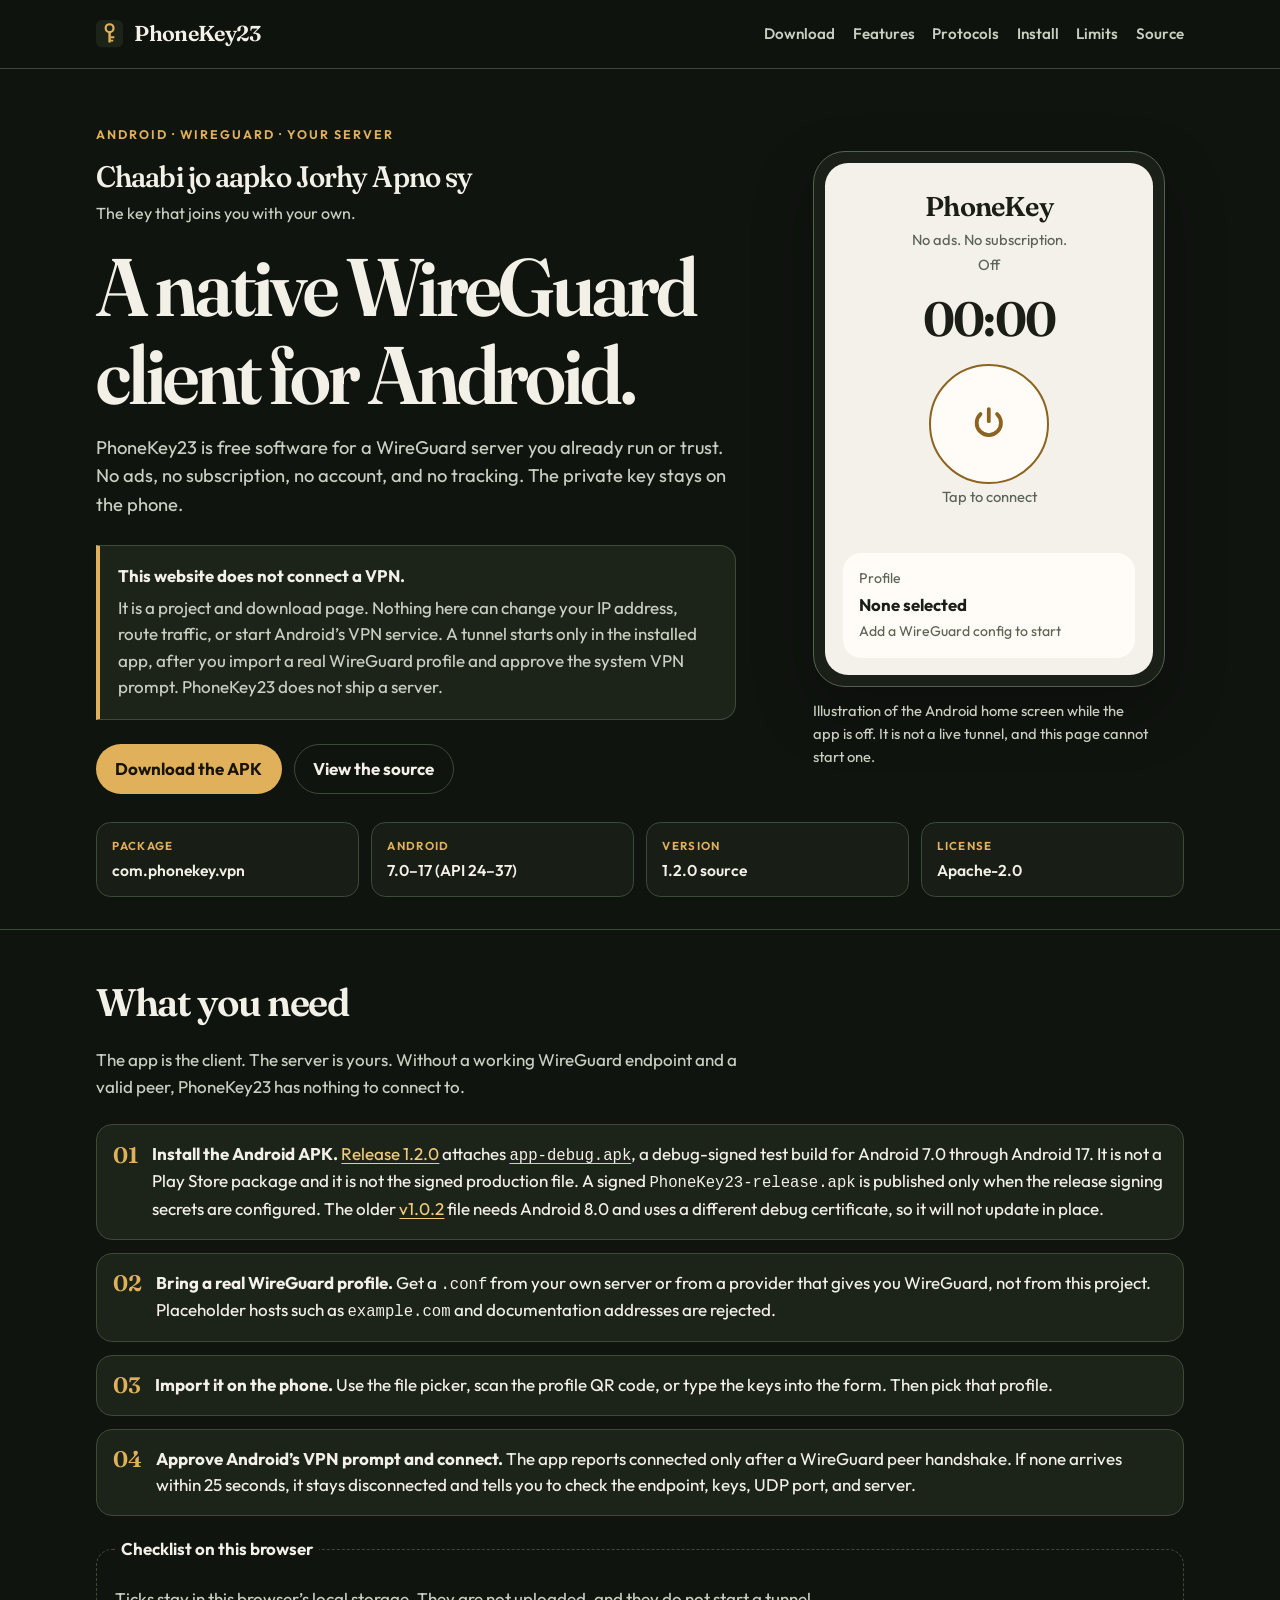
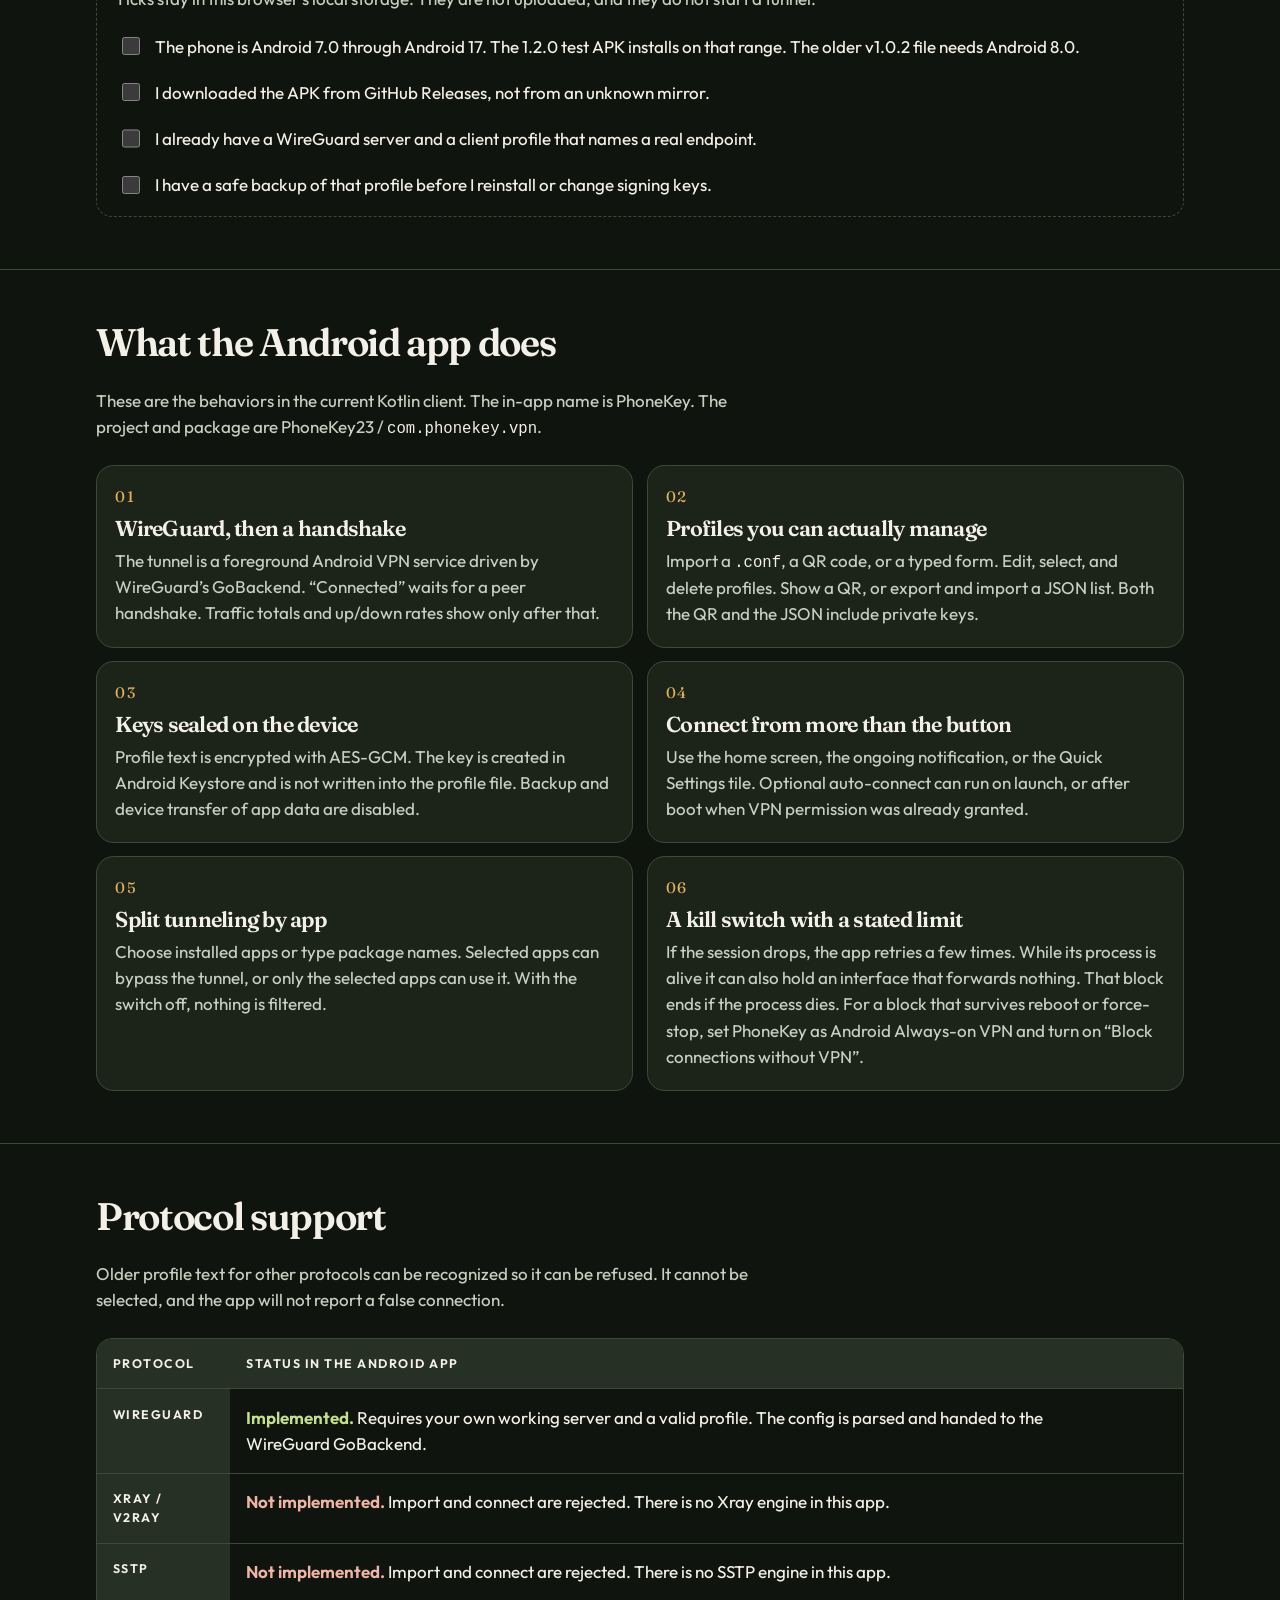
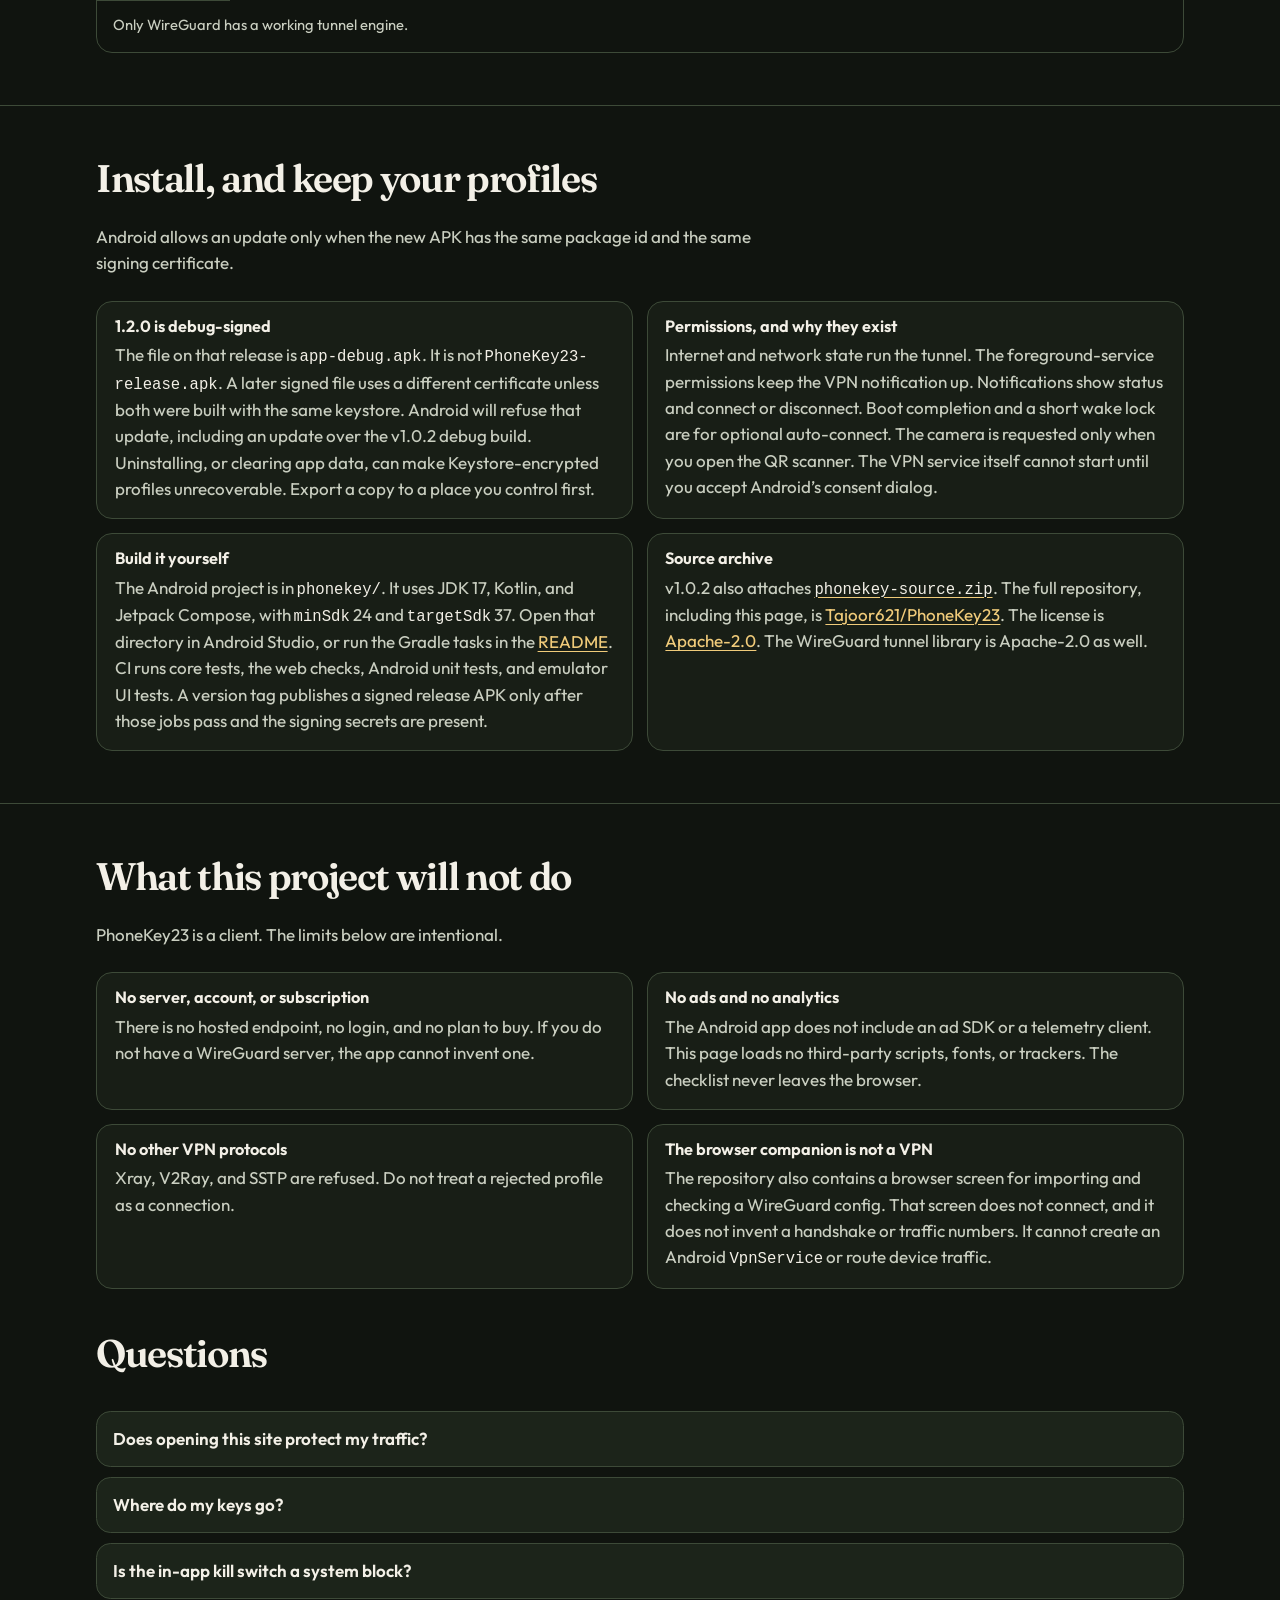
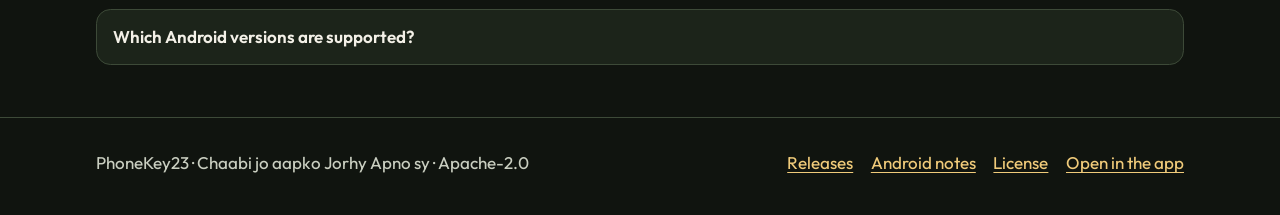
<file: docs/index.html>
<!DOCTYPE html>
<html lang="en">
<head>
  <meta charset="utf-8" />
  <meta name="viewport" content="width=device-width, initial-scale=1" />
  <title>PhoneKey23 — Android WireGuard VPN client</title>
  <meta name="description" content="PhoneKey23 is a free native Android WireGuard VPN client. This site is for download and information only — it does not connect a VPN. Bring your own server." />
  <link rel="canonical" href="https://tajoor621.github.io/PhoneKey23/" />
  <meta name="robots" content="index,follow" />
  <meta name="theme-color" content="#10140f" />
  <meta name="color-scheme" content="dark" />
  <meta name="author" content="Tajoor621" />
  <meta property="og:type" content="website" />
  <meta property="og:site_name" content="PhoneKey23" />
  <meta property="og:locale" content="en_US" />
  <meta property="og:url" content="https://tajoor621.github.io/PhoneKey23/" />
  <meta property="og:title" content="PhoneKey23 — Android WireGuard VPN client" />
  <meta property="og:description" content="A native Android WireGuard client. No ads, no account, no tracking. This website does not connect a VPN. Chaabi jo aapko Jorhy Apno sy." />
  <meta property="og:image" content="https://tajoor621.github.io/PhoneKey23/og.png" />
  <meta property="og:image:width" content="1200" />
  <meta property="og:image:height" content="630" />
  <meta property="og:image:alt" content="PhoneKey23, a native Android WireGuard VPN client. The website does not connect a VPN." />
  <meta name="twitter:card" content="summary_large_image" />
  <meta name="twitter:title" content="PhoneKey23 — Android WireGuard VPN client" />
  <meta name="twitter:description" content="Free Android WireGuard client. No ads, no account, no tracking. The website does not connect a VPN." />
  <meta name="twitter:image" content="https://tajoor621.github.io/PhoneKey23/og.png" />
  <meta name="twitter:image:alt" content="PhoneKey23, a native Android WireGuard VPN client. The website does not connect a VPN." />
  <link rel="icon" href="favicon.svg" type="image/svg+xml" />
  <link rel="apple-touch-icon" href="apple-touch-icon.png" />
  <link rel="stylesheet" href="site.css" />
  <meta http-equiv="Content-Security-Policy" content="default-src 'self'; img-src 'self'; style-src 'self'; font-src 'self'; script-src 'self' 'sha256-sJKzmlCHHObvN6pvI5lGEyUauXayXhRQKpZ8XehefEM='; base-uri 'self'; form-action 'none'; object-src 'none'" />
  <script type="application/ld+json">
  {
    "@context": "https://schema.org",
    "@type": "SoftwareApplication",
    "name": "PhoneKey23",
    "alternateName": ["PhoneKey", "Chaabi jo aapko Jorhy Apno sy"],
    "applicationCategory": "SecurityApplication",
    "operatingSystem": "Android 7.0 through Android 17",
    "softwareVersion": "1.2.0",
    "license": "https://www.apache.org/licenses/LICENSE-2.0",
    "isAccessibleForFree": true,
    "offers": {
      "@type": "Offer",
      "price": "0",
      "priceCurrency": "USD"
    },
    "downloadUrl": "https://github.com/Tajoor621/PhoneKey23/releases/download/v1.2.0/app-debug.apk",
    "codeRepository": "https://github.com/Tajoor621/PhoneKey23",
    "url": "https://tajoor621.github.io/PhoneKey23/",
    "description": "Native Android WireGuard VPN client. The website is a project and download page and does not connect a VPN. No ads, subscription, account, or tracking. You bring your own server.",
    "author": {
      "@type": "Person",
      "name": "Tajoor621",
      "url": "https://github.com/Tajoor621"
    }
  }
  </script>
</head>
<body>
  <a class="skip" href="#content">Skip to content</a>
  <header class="site-header">
    <div class="wrap">
      <a class="wordmark" href="./">
        <svg viewBox="0 0 32 32" aria-hidden="true">
          <rect width="32" height="32" rx="7" fill="#1C241A"/>
          <circle cx="16" cy="9.6" r="4.6" fill="none" stroke="#E0B15A" stroke-width="2.6"/>
          <rect x="14.55" y="13.4" width="2.9" height="13.2" rx="0.5" fill="#E0B15A"/>
          <rect x="17.2" y="19.2" width="4.4" height="2.15" rx="0.35" fill="#E0B15A"/>
          <rect x="17.2" y="23.1" width="3.1" height="2.15" rx="0.35" fill="#E0B15A"/>
        </svg>
        PhoneKey23
      </a>
      <nav class="nav" aria-label="On this page">
        <a href="#download">Download</a>
        <a href="#features">Features</a>
        <a href="#protocols">Protocols</a>
        <a href="#install">Install</a>
        <a href="#limits">Limits</a>
        <a href="https://github.com/Tajoor621/PhoneKey23">Source</a>
      </nav>
    </div>
  </header>

  <main id="content" tabindex="-1">
    <section class="hero">
      <div class="wrap hero-grid">
        <div>
          <p class="kicker">Android · WireGuard · your server</p>
          <p class="epigraph" lang="ur-Latn">Chaabi jo aapko Jorhy Apno sy</p>
          <p class="gloss">The key that joins you with your own.</p>
          <h1>A native WireGuard client for Android.</h1>
          <p class="lede">PhoneKey23 is free software for a WireGuard server you already run or trust. No ads, no subscription, no account, and no tracking. The private key stays on the phone.</p>
          <aside class="notice" aria-labelledby="site-limit">
            <strong id="site-limit">This website does not connect a VPN.</strong>
            <p>It is a project and download page. Nothing here can change your IP address, route traffic, or start Android’s VPN service. A tunnel starts only in the installed app, after you import a real WireGuard profile and approve the system VPN prompt. PhoneKey23 does not ship a server.</p>
          </aside>
          <div class="actions">
            <a class="button" href="https://github.com/Tajoor621/PhoneKey23/releases/download/v1.2.0/app-debug.apk">Download the APK</a>
            <a class="button secondary" href="https://github.com/Tajoor621/PhoneKey23">View the source</a>
          </div>
        </div>
        <figure class="device">
          <div class="phone" aria-hidden="true">
            <div class="screen">
              <p class="app-name">PhoneKey</p>
              <p class="app-tag">No ads. No subscription.</p>
              <p class="state">Off</p>
              <p class="clock">00:00</p>
              <div class="power" aria-hidden="true">
                <svg viewBox="0 0 24 24" fill="none" stroke="#8C6420" stroke-width="2.2" stroke-linecap="round">
                  <path d="M12 3.5v7"/>
                  <path d="M7.2 6.4a7 7 0 1 0 9.6 0"/>
                </svg>
              </div>
              <p class="hint">Tap to connect</p>
              <div class="card">
                <span>Profile</span>
                <strong>None selected</strong>
                <em>Add a WireGuard config to start</em>
              </div>
            </div>
          </div>
          <figcaption class="caption">Illustration of the Android home screen while the app is off. It is not a live tunnel, and this page cannot start one.</figcaption>
        </figure>
      </div>
      <ul class="spec">
        <li><span>Package</span><strong>com.phonekey.vpn</strong></li>
        <li><span>Android</span><strong>7.0–17 (API 24–37)</strong></li>
        <li><span>Version</span><strong>1.2.0 source</strong></li>
        <li><span>License</span><strong>Apache-2.0</strong></li>
      </ul>
    </section>

    <section class="section" id="download" aria-labelledby="download-title">
      <div class="wrap">
        <div class="section-head">
          <h2 id="download-title">What you need</h2>
          <p>The app is the client. The server is yours. Without a working WireGuard endpoint and a valid peer, PhoneKey23 has nothing to connect to.</p>
        </div>
        <ol class="steps">
          <li><b>01</b><div><strong>Install the Android APK.</strong> <a href="https://github.com/Tajoor621/PhoneKey23/releases/tag/v1.2.0">Release 1.2.0</a> attaches <a href="https://github.com/Tajoor621/PhoneKey23/releases/download/v1.2.0/app-debug.apk"><code>app-debug.apk</code></a>, a debug-signed test build for Android 7.0 through Android 17. It is not a Play Store package and it is not the signed production file. A signed <code>PhoneKey23-release.apk</code> is published only when the release signing secrets are configured. The older <a href="https://github.com/Tajoor621/PhoneKey23/releases/tag/v1.0.2">v1.0.2</a> file needs Android 8.0 and uses a different debug certificate, so it will not update in place.</div></li>
          <li><b>02</b><div><strong>Bring a real WireGuard profile.</strong> Get a <code>.conf</code> from your own server or from a provider that gives you WireGuard, not from this project. Placeholder hosts such as <code>example.com</code> and documentation addresses are rejected.</div></li>
          <li><b>03</b><div><strong>Import it on the phone.</strong> Use the file picker, scan the profile QR code, or type the keys into the form. Then pick that profile.</div></li>
          <li><b>04</b><div><strong>Approve Android’s VPN prompt and connect.</strong> The app reports connected only after a WireGuard peer handshake. If none arrives within 25 seconds, it stays disconnected and tells you to check the endpoint, keys, UDP port, and server.</div></li>
        </ol>
        <fieldset class="checks">
          <legend>Checklist on this browser</legend>
          <p class="check-note" id="check-note">Ticks stay in this browser’s local storage. They are not uploaded, and they do not start a tunnel.</p>
          <ul>
            <li><label><input type="checkbox" data-check="android" aria-describedby="check-note" /> <span>The phone is Android 7.0 through Android 17. The 1.2.0 test APK installs on that range. The older v1.0.2 file needs Android 8.0.</span></label></li>
            <li><label><input type="checkbox" data-check="apk" /> <span>I downloaded the APK from GitHub Releases, not from an unknown mirror.</span></label></li>
            <li><label><input type="checkbox" data-check="server" /> <span>I already have a WireGuard server and a client profile that names a real endpoint.</span></label></li>
            <li><label><input type="checkbox" data-check="backup" /> <span>I have a safe backup of that profile before I reinstall or change signing keys.</span></label></li>
          </ul>
        </fieldset>
      </div>
    </section>

    <section class="section" id="features" aria-labelledby="features-title">
      <div class="wrap">
        <div class="section-head">
          <h2 id="features-title">What the Android app does</h2>
          <p>These are the behaviors in the current Kotlin client. The in-app name is PhoneKey. The project and package are PhoneKey23 / <code>com.phonekey.vpn</code>.</p>
        </div>
        <ul class="features">
          <li class="feature">
            <span class="index">01</span>
            <h3>WireGuard, then a handshake</h3>
            <p>The tunnel is a foreground Android VPN service driven by WireGuard’s GoBackend. “Connected” waits for a peer handshake. Traffic totals and up/down rates show only after that.</p>
          </li>
          <li class="feature">
            <span class="index">02</span>
            <h3>Profiles you can actually manage</h3>
            <p>Import a <code>.conf</code>, a QR code, or a typed form. Edit, select, and delete profiles. Show a QR, or export and import a JSON list. Both the QR and the JSON include private keys.</p>
          </li>
          <li class="feature">
            <span class="index">03</span>
            <h3>Keys sealed on the device</h3>
            <p>Profile text is encrypted with AES-GCM. The key is created in Android Keystore and is not written into the profile file. Backup and device transfer of app data are disabled.</p>
          </li>
          <li class="feature">
            <span class="index">04</span>
            <h3>Connect from more than the button</h3>
            <p>Use the home screen, the ongoing notification, or the Quick Settings tile. Optional auto-connect can run on launch, or after boot when VPN permission was already granted.</p>
          </li>
          <li class="feature">
            <span class="index">05</span>
            <h3>Split tunneling by app</h3>
            <p>Choose installed apps or type package names. Selected apps can bypass the tunnel, or only the selected apps can use it. With the switch off, nothing is filtered.</p>
          </li>
          <li class="feature">
            <span class="index">06</span>
            <h3>A kill switch with a stated limit</h3>
            <p>If the session drops, the app retries a few times. While its process is alive it can also hold an interface that forwards nothing. That block ends if the process dies. For a block that survives reboot or force-stop, set PhoneKey as Android Always-on VPN and turn on “Block connections without VPN”.</p>
          </li>
        </ul>
      </div>
    </section>

    <section class="section" id="protocols" aria-labelledby="protocols-title">
      <div class="wrap">
        <div class="section-head">
          <h2 id="protocols-title">Protocol support</h2>
          <p>Older profile text for other protocols can be recognized so it can be refused. It cannot be selected, and the app will not report a false connection.</p>
        </div>
        <div class="table-wrap">
          <table>
            <caption>Only WireGuard has a working tunnel engine.</caption>
            <thead>
              <tr>
                <th scope="col">Protocol</th>
                <th scope="col">Status in the Android app</th>
              </tr>
            </thead>
            <tbody>
              <tr>
                <th scope="row">WireGuard</th>
                <td><span class="yes">Implemented.</span> Requires your own working server and a valid profile. The config is parsed and handed to the WireGuard GoBackend.</td>
              </tr>
              <tr>
                <th scope="row">Xray / V2Ray</th>
                <td><span class="no">Not implemented.</span> Import and connect are rejected. There is no Xray engine in this app.</td>
              </tr>
              <tr>
                <th scope="row">SSTP</th>
                <td><span class="no">Not implemented.</span> Import and connect are rejected. There is no SSTP engine in this app.</td>
              </tr>
            </tbody>
          </table>
        </div>
      </div>
    </section>

    <section class="section" id="install" aria-labelledby="install-title">
      <div class="wrap">
        <div class="section-head">
          <h2 id="install-title">Install, and keep your profiles</h2>
          <p>Android allows an update only when the new APK has the same package id and the same signing certificate.</p>
        </div>
        <ul class="limits">
          <li class="limit">
            <h3>1.2.0 is debug-signed</h3>
            <p>The file on that release is <code>app-debug.apk</code>. It is not <code>PhoneKey23-release.apk</code>. A later signed file uses a different certificate unless both were built with the same keystore. Android will refuse that update, including an update over the v1.0.2 debug build. Uninstalling, or clearing app data, can make Keystore-encrypted profiles unrecoverable. Export a copy to a place you control first.</p>
          </li>
          <li class="limit">
            <h3>Permissions, and why they exist</h3>
            <p>Internet and network state run the tunnel. The foreground-service permissions keep the VPN notification up. Notifications show status and connect or disconnect. Boot completion and a short wake lock are for optional auto-connect. The camera is requested only when you open the QR scanner. The VPN service itself cannot start until you accept Android’s consent dialog.</p>
          </li>
          <li class="limit">
            <h3>Build it yourself</h3>
            <p>The Android project is in <code>phonekey/</code>. It uses JDK 17, Kotlin, and Jetpack Compose, with <code>minSdk</code> 24 and <code>targetSdk</code> 37. Open that directory in Android Studio, or run the Gradle tasks in the <a href="https://github.com/Tajoor621/PhoneKey23/blob/main/README.md">README</a>. CI runs core tests, the web checks, Android unit tests, and emulator UI tests. A version tag publishes a signed release APK only after those jobs pass and the signing secrets are present.</p>
          </li>
          <li class="limit">
            <h3>Source archive</h3>
            <p>v1.0.2 also attaches <a href="https://github.com/Tajoor621/PhoneKey23/releases/download/v1.0.2/phonekey-source.zip"><code>phonekey-source.zip</code></a>. The full repository, including this page, is <a href="https://github.com/Tajoor621/PhoneKey23">Tajoor621/PhoneKey23</a>. The license is <a href="https://github.com/Tajoor621/PhoneKey23/blob/main/LICENSE">Apache-2.0</a>. The WireGuard tunnel library is Apache-2.0 as well.</p>
          </li>
        </ul>
      </div>
    </section>

    <section class="section" id="limits" aria-labelledby="limits-title">
      <div class="wrap">
        <div class="section-head">
          <h2 id="limits-title">What this project will not do</h2>
          <p>PhoneKey23 is a client. The limits below are intentional.</p>
        </div>
        <ul class="limits">
          <li class="limit">
            <h3>No server, account, or subscription</h3>
            <p>There is no hosted endpoint, no login, and no plan to buy. If you do not have a WireGuard server, the app cannot invent one.</p>
          </li>
          <li class="limit">
            <h3>No ads and no analytics</h3>
            <p>The Android app does not include an ad SDK or a telemetry client. This page loads no third-party scripts, fonts, or trackers. The checklist never leaves the browser.</p>
          </li>
          <li class="limit">
            <h3>No other VPN protocols</h3>
            <p>Xray, V2Ray, and SSTP are refused. Do not treat a rejected profile as a connection.</p>
          </li>
          <li class="limit">
            <h3>The browser companion is not a VPN</h3>
            <p>The repository also contains a browser screen for importing and checking a WireGuard config. That screen does not connect, and it does not invent a handshake or traffic numbers. It cannot create an Android <code>VpnService</code> or route device traffic.</p>
          </li>
        </ul>

        <div class="section-head follow">
          <h2 id="questions">Questions</h2>
        </div>
        <div class="faq">
          <details>
            <summary>Does opening this site protect my traffic?</summary>
            <p>No. The site cannot start a VPN. Install the Android app and connect from there, with your own WireGuard server.</p>
          </details>
          <details>
            <summary>Where do my keys go?</summary>
            <p>On the phone, sealed with Android Keystore. Export and QR sharing copy the private key on purpose, so treat those files like the tunnel itself. Reinstalling the app can make the sealed copy unreadable. Keep your own backup.</p>
          </details>
          <details>
            <summary>Is the in-app kill switch a system block?</summary>
            <p>No. It retries a dropped WireGuard session and can hold a non-forwarding interface only while the app process is alive. Android’s Always-on VPN setting, with “Block connections without VPN”, is the persistent control.</p>
          </details>
          <details>
            <summary>Which Android versions are supported?</summary>
            <p>Version 1.2.0 runs on Android 7.0 (API 24) through Android 17 (API 37). The WireGuard library cannot install on anything older than Android 7.0. The test APK on release 1.2.0 is that build. It is debug-signed. The older v1.0.2 file needs Android 8.0. The package id is <code>com.phonekey.vpn</code>. The installed app opens from <code>phonekey://activate</code> only. This site is not a verified Android App Link.</p>
          </details>
        </div>
      </div>
    </section>
  </main>

  <footer class="site-footer">
    <div class="wrap">
      <p>PhoneKey23 · Chaabi jo aapko Jorhy Apno sy · Apache-2.0</p>
      <nav aria-label="Project">
        <a href="https://github.com/Tajoor621/PhoneKey23/releases">Releases</a>
        <a href="https://github.com/Tajoor621/PhoneKey23/blob/main/phonekey/README.md">Android notes</a>
        <a href="https://github.com/Tajoor621/PhoneKey23/blob/main/LICENSE">License</a>
        <a href="activate/">Open in the app</a>
      </nav>
    </div>
  </footer>
  <script src="site.js"></script>
</body>
</html>
</file>
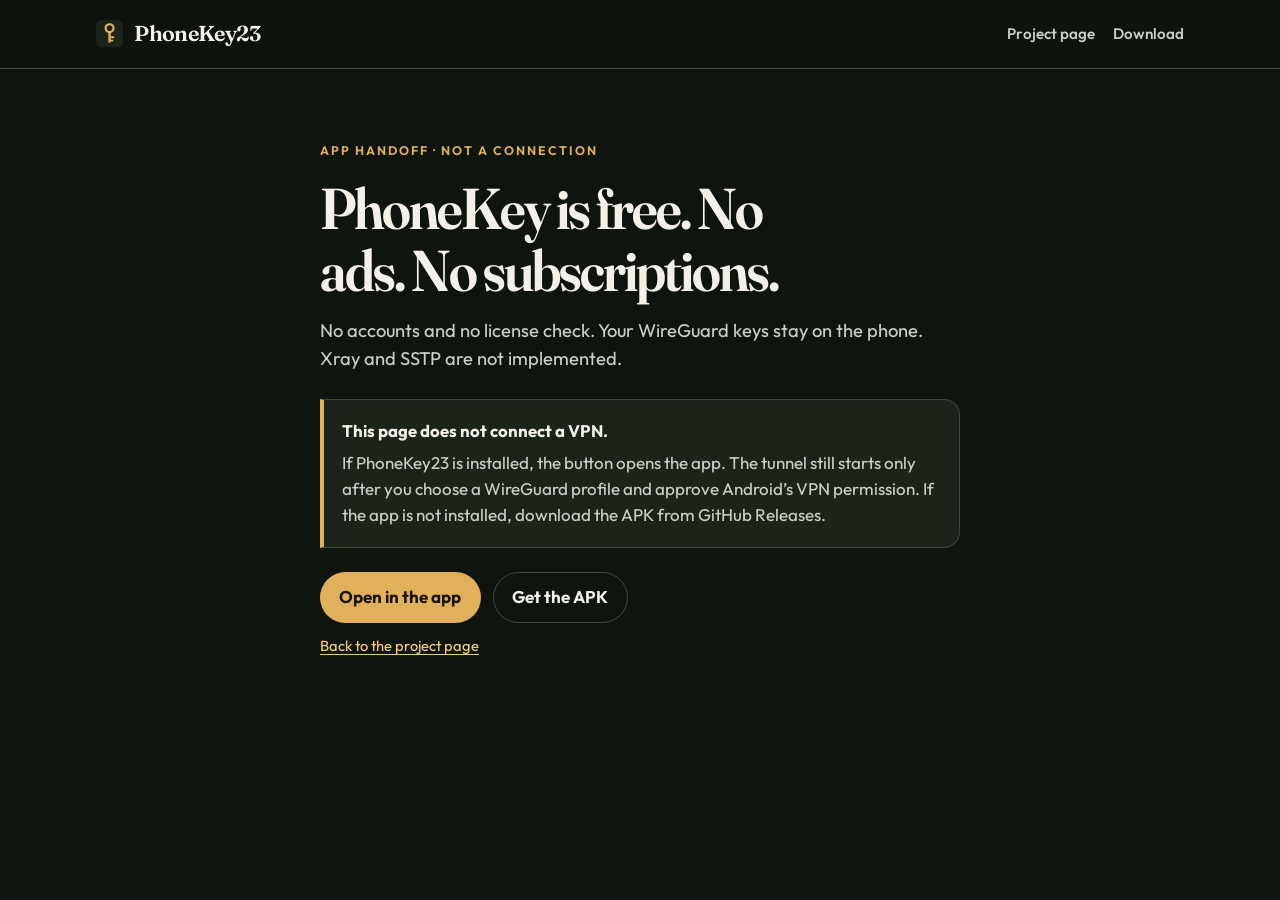
<file: docs/activate/index.html>
<!DOCTYPE html>
<html lang="en">
<head>
  <meta charset="utf-8" />
  <meta name="viewport" content="width=device-width, initial-scale=1" />
  <title>Open PhoneKey23 on Android</title>
  <meta name="description" content="Hand off to the PhoneKey23 Android app. This page does not connect a VPN. PhoneKey is free: no ads, no subscription, no account." />
  <link rel="canonical" href="https://tajoor621.github.io/PhoneKey23/activate/" />
  <meta name="robots" content="noindex,follow" />
  <meta name="theme-color" content="#10140f" />
  <link rel="icon" href="../favicon.svg" type="image/svg+xml" />
  <link rel="stylesheet" href="../site.css" />
  <meta http-equiv="Content-Security-Policy" content="default-src 'none'; style-src 'self'; font-src 'self'; img-src 'self'; base-uri 'none'; form-action 'none'" />
</head>
<body>
  <a class="skip" href="#content">Skip to content</a>
  <header class="site-header">
    <div class="wrap">
      <a class="wordmark" href="../">
        <svg viewBox="0 0 32 32" aria-hidden="true">
          <rect width="32" height="32" rx="7" fill="#1C241A"/>
          <circle cx="16" cy="9.6" r="4.6" fill="none" stroke="#E0B15A" stroke-width="2.6"/>
          <rect x="14.55" y="13.4" width="2.9" height="13.2" rx="0.5" fill="#E0B15A"/>
          <rect x="17.2" y="19.2" width="4.4" height="2.15" rx="0.35" fill="#E0B15A"/>
          <rect x="17.2" y="23.1" width="3.1" height="2.15" rx="0.35" fill="#E0B15A"/>
        </svg>
        PhoneKey23
      </a>
      <nav class="nav" aria-label="Project">
        <a href="../">Project page</a>
        <a href="https://github.com/Tajoor621/PhoneKey23/releases/download/v1.2.0/app-debug.apk">Download</a>
      </nav>
    </div>
  </header>
  <main id="content" class="wrap narrow" tabindex="-1">
    <p class="kicker">App handoff · not a connection</p>
    <h1>PhoneKey is free. No ads. No subscriptions.</h1>
    <p class="lede">No accounts and no license check. Your WireGuard keys stay on the phone. Xray and SSTP are not implemented.</p>
    <aside class="notice">
      <strong>This page does not connect a VPN.</strong>
      <p>If PhoneKey23 is installed, the button opens the app. The tunnel still starts only after you choose a WireGuard profile and approve Android’s VPN permission. If the app is not installed, download the APK from GitHub Releases.</p>
    </aside>
    <div class="actions">
      <a class="button" href="phonekey://activate">Open in the app</a>
      <a class="button secondary" href="https://github.com/Tajoor621/PhoneKey23/releases/download/v1.2.0/app-debug.apk">Get the APK</a>
    </div>
    <p class="caption"><a href="../">Back to the project page</a></p>
  </main>
</body>
</html>
</file>
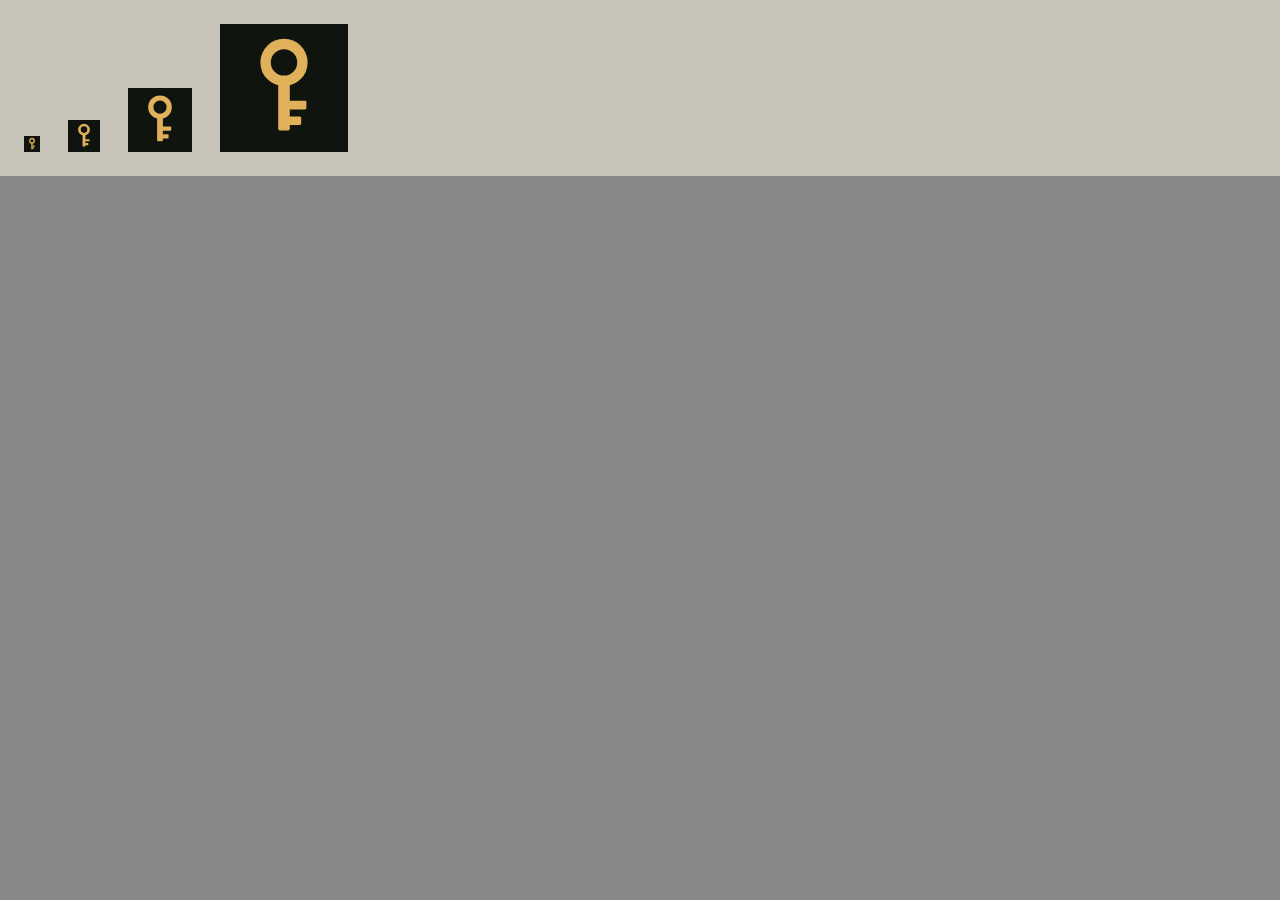
<file: .grok/favicon-preview.html>
<!doctype html>
<meta charset="utf-8">
<style>
  html,body{margin:0;background:#888}
  .row{display:flex;gap:28px;align-items:flex-end;padding:24px;background:#c8c4ba}
  .tile{background:#10140F;display:block}
  svg{display:block}
</style>
<div class="row">
  <div class="tile" style="width:16px;height:16px"><svg xmlns="http://www.w3.org/2000/svg" width="16" height="16" viewBox="0 0 32 32">
  <rect width="32" height="32" rx="7" fill="#10140F"/>
  <circle cx="16" cy="9.6" r="4.6" fill="none" stroke="#E0B15A" stroke-width="2.6"/>
  <rect x="14.55" y="13.4" width="2.9" height="13.2" rx="0.5" fill="#E0B15A"/>
  <rect x="17.2" y="19.2" width="4.4" height="2.15" rx="0.35" fill="#E0B15A"/>
  <rect x="17.2" y="23.1" width="3.1" height="2.15" rx="0.35" fill="#E0B15A"/>
</svg>
</div>
  <div class="tile" style="width:32px;height:32px"><svg xmlns="http://www.w3.org/2000/svg" width="32" height="32" viewBox="0 0 32 32">
  <rect width="32" height="32" rx="7" fill="#10140F"/>
  <circle cx="16" cy="9.6" r="4.6" fill="none" stroke="#E0B15A" stroke-width="2.6"/>
  <rect x="14.55" y="13.4" width="2.9" height="13.2" rx="0.5" fill="#E0B15A"/>
  <rect x="17.2" y="19.2" width="4.4" height="2.15" rx="0.35" fill="#E0B15A"/>
  <rect x="17.2" y="23.1" width="3.1" height="2.15" rx="0.35" fill="#E0B15A"/>
</svg>
</div>
  <div class="tile" style="width:64px;height:64px"><svg xmlns="http://www.w3.org/2000/svg" width="64" height="64" viewBox="0 0 32 32">
  <rect width="32" height="32" rx="7" fill="#10140F"/>
  <circle cx="16" cy="9.6" r="4.6" fill="none" stroke="#E0B15A" stroke-width="2.6"/>
  <rect x="14.55" y="13.4" width="2.9" height="13.2" rx="0.5" fill="#E0B15A"/>
  <rect x="17.2" y="19.2" width="4.4" height="2.15" rx="0.35" fill="#E0B15A"/>
  <rect x="17.2" y="23.1" width="3.1" height="2.15" rx="0.35" fill="#E0B15A"/>
</svg>
</div>
  <div class="tile" style="width:128px;height:128px"><svg xmlns="http://www.w3.org/2000/svg" width="128" height="128" viewBox="0 0 32 32">
  <rect width="32" height="32" rx="7" fill="#10140F"/>
  <circle cx="16" cy="9.6" r="4.6" fill="none" stroke="#E0B15A" stroke-width="2.6"/>
  <rect x="14.55" y="13.4" width="2.9" height="13.2" rx="0.5" fill="#E0B15A"/>
  <rect x="17.2" y="19.2" width="4.4" height="2.15" rx="0.35" fill="#E0B15A"/>
  <rect x="17.2" y="23.1" width="3.1" height="2.15" rx="0.35" fill="#E0B15A"/>
</svg>
</div>
</div>
</file>
<file: docs/site.css>
@font-face {
  font-family: "Fraunces";
  src: url("fonts/fraunces.ttf") format("truetype");
  font-weight: 100 900;
  font-style: normal;
  font-display: swap;
}

@font-face {
  font-family: "Outfit";
  src: url("fonts/outfit.ttf") format("truetype");
  font-weight: 100 900;
  font-style: normal;
  font-display: swap;
}

:root {
  --ink: #10140f;
  --ink-raise: #181e16;
  --card: #1c241a;
  --card-2: #273024;
  --line: #3d4a38;
  --paper: #f3f0e7;
  --paper-dim: #c9cec0;
  --brass: #e0b15a;
  --brass-deep: #f0cb7a;
  --brass-ink: #1a1408;
  --sage: #c5e08a;
  --clay: #f0b4a4;
  --focus: #f6e7c0;
  --serif: "Fraunces", "Iowan Old Style", Palatino, "Palatino Linotype", Georgia, serif;
  --sans: "Outfit", "Avenir Next", "Segoe UI", sans-serif;
  --space: 8px;
  --measure: 68rem;
  --shadow: 0 24px 60px rgba(0, 0, 0, 0.28);
  color-scheme: dark;
}

*,
*::before,
*::after {
  box-sizing: border-box;
}

html {
  scroll-behavior: smooth;
}

body {
  margin: 0;
  background: var(--ink);
  color: var(--paper);
  font-family: var(--sans);
  font-size: 1.0625rem;
  font-weight: 430;
  line-height: 1.55;
  text-rendering: optimizeLegibility;
  -webkit-font-smoothing: antialiased;
}

body,
main {
  overflow-x: clip;
}

img,
svg {
  max-width: 100%;
}

a {
  color: var(--brass-deep);
  text-decoration-thickness: 1px;
  text-underline-offset: 0.18em;
}

a:hover {
  color: var(--paper);
}

:focus {
  outline: none;
}

:focus-visible {
  outline: 3px solid var(--focus);
  outline-offset: 3px;
}

.skip {
  position: absolute;
  left: 1rem;
  top: 0;
  z-index: 20;
  transform: translateY(-120%);
  background: var(--brass);
  color: var(--brass-ink);
  font-weight: 650;
  text-decoration: none;
  padding: 0.75rem 1rem;
  border-radius: 0 0 0.75rem 0.75rem;
}

.skip:focus {
  transform: none;
}

.vh {
  position: absolute;
  width: 1px;
  height: 1px;
  padding: 0;
  margin: -1px;
  overflow: hidden;
  clip: rect(0 0 0 0);
  white-space: nowrap;
  border: 0;
}

.wrap {
  width: min(var(--measure), calc(100% - 2.5rem));
  margin-inline: auto;
}

.site-header {
  position: sticky;
  top: 0;
  z-index: 10;
  background: rgba(16, 20, 15, 0.92);
  border-bottom: 1px solid var(--line);
  backdrop-filter: blur(10px);
}

.site-header .wrap {
  display: flex;
  flex-wrap: wrap;
  align-items: center;
  justify-content: space-between;
  gap: 0.75rem 1.5rem;
  min-height: 4.25rem;
  padding-block: 0.75rem;
}

.wordmark {
  display: inline-flex;
  align-items: center;
  gap: 0.7rem;
  color: var(--paper);
  font-family: var(--serif);
  font-size: 1.35rem;
  font-weight: 620;
  letter-spacing: -0.03em;
  text-decoration: none;
}

.wordmark svg {
  width: 1.7rem;
  height: 1.7rem;
  flex: none;
}

.nav {
  display: flex;
  flex-wrap: wrap;
  gap: 0.35rem 1.1rem;
}

.nav a {
  color: var(--paper-dim);
  font-size: 0.95rem;
  font-weight: 560;
  text-decoration: none;
  min-height: 2.75rem;
  display: inline-flex;
  align-items: center;
}

.nav a:hover,
.nav a[aria-current="page"] {
  color: var(--brass);
}

.hero {
  position: relative;
  padding: 3.5rem 0 2rem;
}

.hero-grid {
  display: grid;
  gap: 2.75rem;
  align-items: center;
}

.kicker {
  margin: 0 0 0.9rem;
  color: var(--brass);
  font-size: 0.78rem;
  font-weight: 650;
  letter-spacing: 0.16em;
  text-transform: uppercase;
}

.epigraph {
  margin: 0;
  font-family: var(--serif);
  font-size: clamp(1.35rem, 2.4vw, 1.85rem);
  font-weight: 560;
  font-variation-settings: "opsz" 72, "SOFT" 50, "WONK" 1;
  letter-spacing: -0.03em;
  line-height: 1.2;
  text-wrap: balance;
}

.gloss {
  margin: 0.4rem 0 0;
  color: var(--paper-dim);
  font-size: 1rem;
}

h1,
h2,
h3 {
  font-family: var(--serif);
  font-weight: 620;
  letter-spacing: -0.035em;
  line-height: 1.08;
  text-wrap: balance;
}

h1 {
  margin: 1.1rem 0 0.9rem;
  font-size: clamp(2.7rem, 7vw, 5.1rem);
  font-variation-settings: "opsz" 144, "SOFT" 30, "WONK" 1;
}

h2 {
  margin: 0 0 0.8rem;
  font-size: clamp(1.8rem, 3vw, 2.5rem);
}

h3 {
  margin: 0 0 0.45rem;
  font-size: 1.35rem;
}

.lede,
.section p,
.notice p,
.feature p,
.limit p,
.faq p,
.caption,
.check-note,
td,
li {
  text-wrap: pretty;
}

.lede {
  margin: 0;
  max-width: 40rem;
  color: var(--paper-dim);
  font-size: 1.15rem;
}

.notice {
  margin-top: 1.6rem;
  max-width: 40rem;
  padding: 1.1rem 1.15rem 1.15rem;
  background: var(--card);
  border: 1px solid var(--line);
  border-left: 4px solid var(--brass);
  border-radius: 0 1rem 1rem 0;
}

.notice strong {
  display: block;
  margin-bottom: 0.35rem;
  color: var(--paper);
  font-size: 1.05rem;
}

.notice p {
  margin: 0;
  color: var(--paper-dim);
}

.actions {
  display: flex;
  flex-wrap: wrap;
  gap: 0.75rem;
  margin-top: 1.5rem;
}

.button {
  display: inline-flex;
  align-items: center;
  justify-content: center;
  min-height: 3.1rem;
  padding: 0.7rem 1.15rem;
  border-radius: 999px;
  background: var(--brass);
  color: var(--brass-ink);
  font-weight: 680;
  text-decoration: none;
  border: 1px solid transparent;
}

.button:hover {
  background: var(--brass-deep);
  color: var(--brass-ink);
}

.button.secondary {
  background: transparent;
  color: var(--paper);
  border-color: var(--line);
}

.button.secondary:hover {
  border-color: var(--brass);
  color: var(--brass-deep);
}

.spec {
  display: grid;
  grid-template-columns: repeat(2, minmax(0, 1fr));
  gap: 0.75rem;
  width: min(var(--measure), calc(100% - 2.5rem));
  margin: 1.75rem auto 0;
  padding: 0;
  list-style: none;
}

.spec li {
  padding: 0.85rem 0.95rem;
  background: var(--ink-raise);
  border: 1px solid var(--line);
  border-radius: 0.9rem;
}

.spec span {
  display: block;
  color: var(--brass);
  font-size: 0.72rem;
  font-weight: 650;
  letter-spacing: 0.12em;
  text-transform: uppercase;
}

.spec strong {
  display: block;
  margin-top: 0.2rem;
  font-weight: 580;
  font-size: 0.98rem;
}

.device {
  margin: 0;
  justify-self: center;
  width: min(100%, 22rem);
}

.phone {
  padding: 0.7rem;
  border-radius: 2rem;
  background: #1a2018;
  border: 1px solid #55614f;
  box-shadow: var(--shadow);
}

.screen {
  overflow: hidden;
  border-radius: 1.45rem;
  background: #f4f1ea;
  color: #1a1e16;
  min-height: 32rem;
  padding: 1.35rem 1.1rem 1.1rem;
  display: flex;
  flex-direction: column;
  align-items: center;
}

.screen .app-name {
  margin: 0;
  font-family: var(--serif);
  font-size: 1.7rem;
  font-weight: 620;
  letter-spacing: -0.03em;
}

.screen .app-tag,
.screen .state,
.screen .hint,
.screen .card span,
.screen .card em {
  color: #5c6456;
}

.screen .app-tag,
.screen .state,
.screen .hint {
  margin: 0.15rem 0 0;
  font-size: 0.92rem;
}

.screen .clock {
  margin: 1.1rem 0 0;
  font-family: var(--serif);
  font-size: 3rem;
  font-weight: 620;
  letter-spacing: -0.04em;
  line-height: 1;
}

.power {
  width: 7.5rem;
  height: 7.5rem;
  margin-top: 1.3rem;
  border-radius: 50%;
  border: 2px solid #8c6420;
  background: #fffcf7;
  display: grid;
  place-items: center;
}

.power svg {
  width: 2.6rem;
  height: 2.6rem;
}

.screen .card {
  width: 100%;
  margin-top: auto;
  padding: 0.95rem 1rem;
  border-radius: 1.15rem;
  background: #fffcf7;
  text-align: left;
}

.screen .card span,
.screen .card em {
  display: block;
  font-style: normal;
  font-size: 0.88rem;
}

.screen .card strong {
  display: block;
  margin: 0.15rem 0;
  font-size: 1.05rem;
}

.caption {
  margin: 0.8rem 0 0;
  color: var(--paper-dim);
  font-size: 0.92rem;
}

.section {
  padding: 3.25rem 0;
  border-top: 1px solid var(--line);
}

.section-head {
  display: grid;
  gap: 0.7rem;
  margin-bottom: 1.5rem;
  max-width: 42rem;
}

.section-head p:last-child {
  margin: 0;
  color: var(--paper-dim);
}

.section-head.follow {
  margin-top: 2.75rem;
}

.steps {
  margin: 0;
  padding: 0;
  list-style: none;
  display: grid;
  gap: 0.8rem;
}

.steps li {
  display: grid;
  grid-template-columns: auto 1fr;
  gap: 0.9rem;
  align-items: start;
  padding: 1rem 1rem 1.05rem;
  background: var(--card);
  border: 1px solid var(--line);
  border-radius: 1rem;
}

.steps b {
  font-family: var(--serif);
  font-size: 1.4rem;
  font-weight: 620;
  color: var(--brass);
  line-height: 1;
  padding-top: 0.15rem;
}

.checks {
  margin: 1.25rem 0 0;
  padding: 1.1rem 1.1rem 0.4rem;
  border: 1px dashed var(--line);
  border-radius: 1rem;
}

.checks legend {
  padding: 0 0.4rem;
  font-weight: 650;
}

.check-note {
  margin: 0.35rem 0 0.8rem;
  color: var(--paper-dim);
}

.checks ul {
  list-style: none;
  margin: 0;
  padding: 0;
}

.checks label {
  display: flex;
  gap: 0.75rem;
  align-items: flex-start;
  min-height: 2.75rem;
  padding: 0.55rem 0.2rem 0.7rem;
  cursor: pointer;
}

.checks input {
  width: 1.15rem;
  height: 1.15rem;
  margin-top: 0.2rem;
  accent-color: var(--brass);
  flex: none;
}

.features {
  display: grid;
  gap: 0.85rem;
  margin: 0;
  padding: 0;
  list-style: none;
}

.feature {
  padding: 1.15rem 1.15rem 1.2rem;
  background: var(--card);
  border: 1px solid var(--line);
  border-radius: 1.1rem;
}

.feature .index {
  display: block;
  margin-bottom: 0.55rem;
  color: var(--brass);
  font-family: var(--serif);
  font-size: 0.95rem;
  letter-spacing: 0.08em;
}

.feature p {
  margin: 0;
  color: var(--paper-dim);
}

.table-wrap {
  overflow-x: auto;
  border: 1px solid var(--line);
  border-radius: 1rem;
}

table {
  width: 100%;
  border-collapse: collapse;
  min-width: 36rem;
}

caption {
  caption-side: bottom;
  padding: 0.8rem 1rem 1rem;
  color: var(--paper-dim);
  text-align: left;
  font-size: 0.92rem;
}

th,
td {
  padding: 0.95rem 1rem;
  text-align: left;
  vertical-align: top;
  border-bottom: 1px solid var(--line);
}

th {
  background: var(--card-2);
  font-size: 0.78rem;
  letter-spacing: 0.12em;
  text-transform: uppercase;
  font-weight: 650;
}

td:first-child {
  font-weight: 650;
  white-space: nowrap;
}

tr:last-child td {
  border-bottom: 0;
}

.yes {
  color: var(--sage);
  font-weight: 650;
}

.no {
  color: var(--clay);
  font-weight: 650;
}

.limits {
  display: grid;
  gap: 0.85rem;
  margin: 0;
  padding: 0;
  list-style: none;
}

.limit {
  padding: 1rem 1.1rem;
  background: var(--ink-raise);
  border-radius: 1rem;
  border: 1px solid var(--line);
}

.limit h3 {
  font-family: var(--sans);
  font-size: 1.02rem;
  letter-spacing: 0;
  font-weight: 650;
}

.limit p {
  margin: 0.3rem 0 0;
  color: var(--paper-dim);
}

.faq {
  display: grid;
  gap: 0.6rem;
}

.faq details {
  background: var(--card);
  border: 1px solid var(--line);
  border-radius: 0.9rem;
  padding: 0.2rem 1rem;
}

.faq summary {
  cursor: pointer;
  font-weight: 620;
  min-height: 3rem;
  display: flex;
  align-items: center;
}

.faq summary:hover {
  color: var(--brass-deep);
}

.faq p {
  margin: 0 0 1rem;
  color: var(--paper-dim);
}

code,
.mono {
  font-family: "IBM Plex Mono", ui-monospace, "SFMono-Regular", Menlo, Consolas, monospace;
  font-size: 0.92em;
  color: var(--paper);
}

pre {
  margin: 1rem 0 0;
  padding: 1rem 1.1rem;
  overflow-x: auto;
  background: #0b0e0a;
  border: 1px solid var(--line);
  border-radius: 1rem;
  line-height: 1.5;
}

pre code {
  color: var(--paper);
}

.site-footer {
  padding: 2rem 0 3rem;
  border-top: 1px solid var(--line);
  color: var(--paper-dim);
}

.site-footer .wrap {
  display: flex;
  flex-wrap: wrap;
  gap: 0.8rem 1.5rem;
  justify-content: space-between;
  align-items: end;
}

.site-footer p {
  margin: 0;
}

.site-footer nav {
  display: flex;
  flex-wrap: wrap;
  gap: 0.7rem 1.1rem;
}

.narrow {
  max-width: 40rem;
  padding-top: 4.5rem;
  padding-bottom: 4rem;
}

.narrow h1 {
  font-size: clamp(2.3rem, 6vw, 3.6rem);
}

@media (min-width: 720px) {
  .spec {
    grid-template-columns: repeat(4, minmax(0, 1fr));
  }

  .features,
  .limits {
    grid-template-columns: 1fr 1fr;
  }
}

@media (max-width: 640px) {
  .table-wrap {
    overflow: visible;
    border: 0;
  }

  table,
  thead,
  tbody,
  tr,
  th,
  td {
    display: block;
    width: 100%;
    min-width: 0;
  }

  table {
    min-width: 0;
  }

  thead {
    position: absolute;
    width: 1px;
    height: 1px;
    overflow: hidden;
    clip: rect(0 0 0 0);
  }

  tr {
    margin-bottom: 0.85rem;
    background: var(--card);
    border: 1px solid var(--line);
    border-radius: 1rem;
  }

  th,
  td {
    border-bottom: 0;
  }

  td {
    padding-top: 0;
  }
}

@media (min-width: 980px) {
  .hero-grid {
    grid-template-columns: minmax(0, 1.25fr) minmax(18rem, 0.75fr);
    gap: 3rem;
  }
}

@media (prefers-reduced-motion: reduce) {
  html {
    scroll-behavior: auto;
  }

  *,
  *::before,
  *::after {
    transition: none !important;
    animation: none !important;
  }
}

@media print {
  body {
    background: #fff;
    color: #1a1e16;
  }

  .skip,
  .site-header,
  .device,
  .checks,
  .actions {
    display: none;
  }

  a {
    color: #1a1e16;
  }

  a[href^="http"]::after {
    content: " (" attr(href) ")";
    font-size: 0.85em;
  }

  .section,
  .notice,
  .feature,
  .limit,
  .steps li {
    break-inside: avoid;
  }
}
</file>
